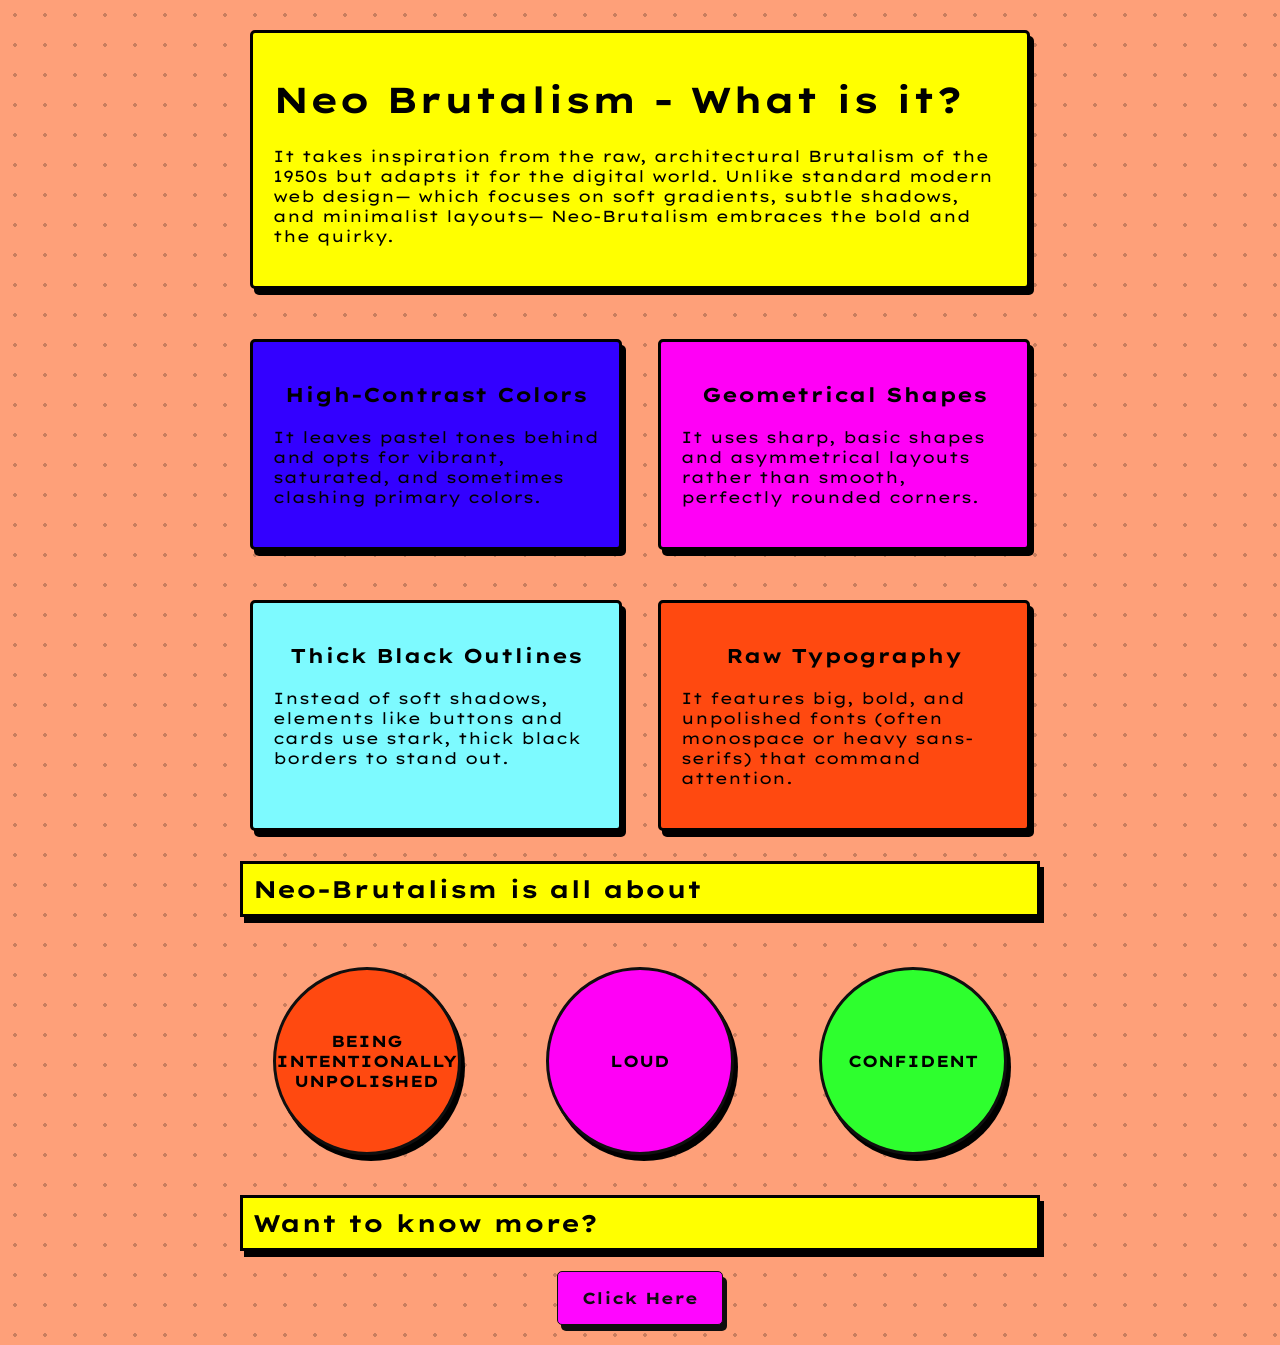
<file: neo-brutalism/projeto-1/index.html>
<!DOCTYPE html>
<html lang="pt-BR">
<head>
    <meta charset="utf-8">
    <title>Neo Brutalism</title>
     <link href="https://fonts.googleapis.com/css2?family=Lexend+Mega&display=swap" rel="stylesheet">
    <link rel="stylesheet" href="assets/css/style.css">

</head>

<body>
    <div class="container">
<div class="pcard yellow">
  <h1>Neo Brutalism - What is it?</h1>
  <p>
    It takes inspiration from the raw, architectural Brutalism of the 1950s 
    but adapts it for the digital world. Unlike standard modern web design—
    which focuses on soft gradients, subtle shadows, and minimalist layouts—
    Neo-Brutalism embraces the bold and the quirky.
  </p>
</div>

<div class= "card-container">    
    <div class="card darkblue">
        <h3>High-Contrast Colors</h3>
        <p>It leaves pastel tones behind and opts for vibrant, saturated, and sometimes clashing primary colors.</p>
    </div>
    <div class="card pink">
        <h3>Geometrical Shapes</h3>
        <p>It uses sharp, basic shapes and asymmetrical layouts rather than smooth, perfectly rounded corners.</p>
    </div>
</div>

<div class= "card-container">    
    <div class="card lightblue">
        <h3>Thick Black Outlines</h3>
        <p>Instead of soft shadows, elements like buttons and cards use stark, thick black borders to stand out.</p>
    </div>
    <div class="card orange">
        <h3>Raw Typography</h3>
        <p>It features big, bold, and unpolished fonts (often monospace or heavy sans-serifs) that command attention.</p>
    </div>
</div>
        <h2>Neo-Brutalism is all about</h2>
<div class="circle-container">
  <div class="circle orange">being intentionally unpolished</div>
  <div class="circle pink">LOUD</div>
  <div class="circle green">Confident</div>
</div>

        <h2>Want to know more?</h2>
    <div class="btn">Click Here</div>
</div>
</body>

</html>
</file>
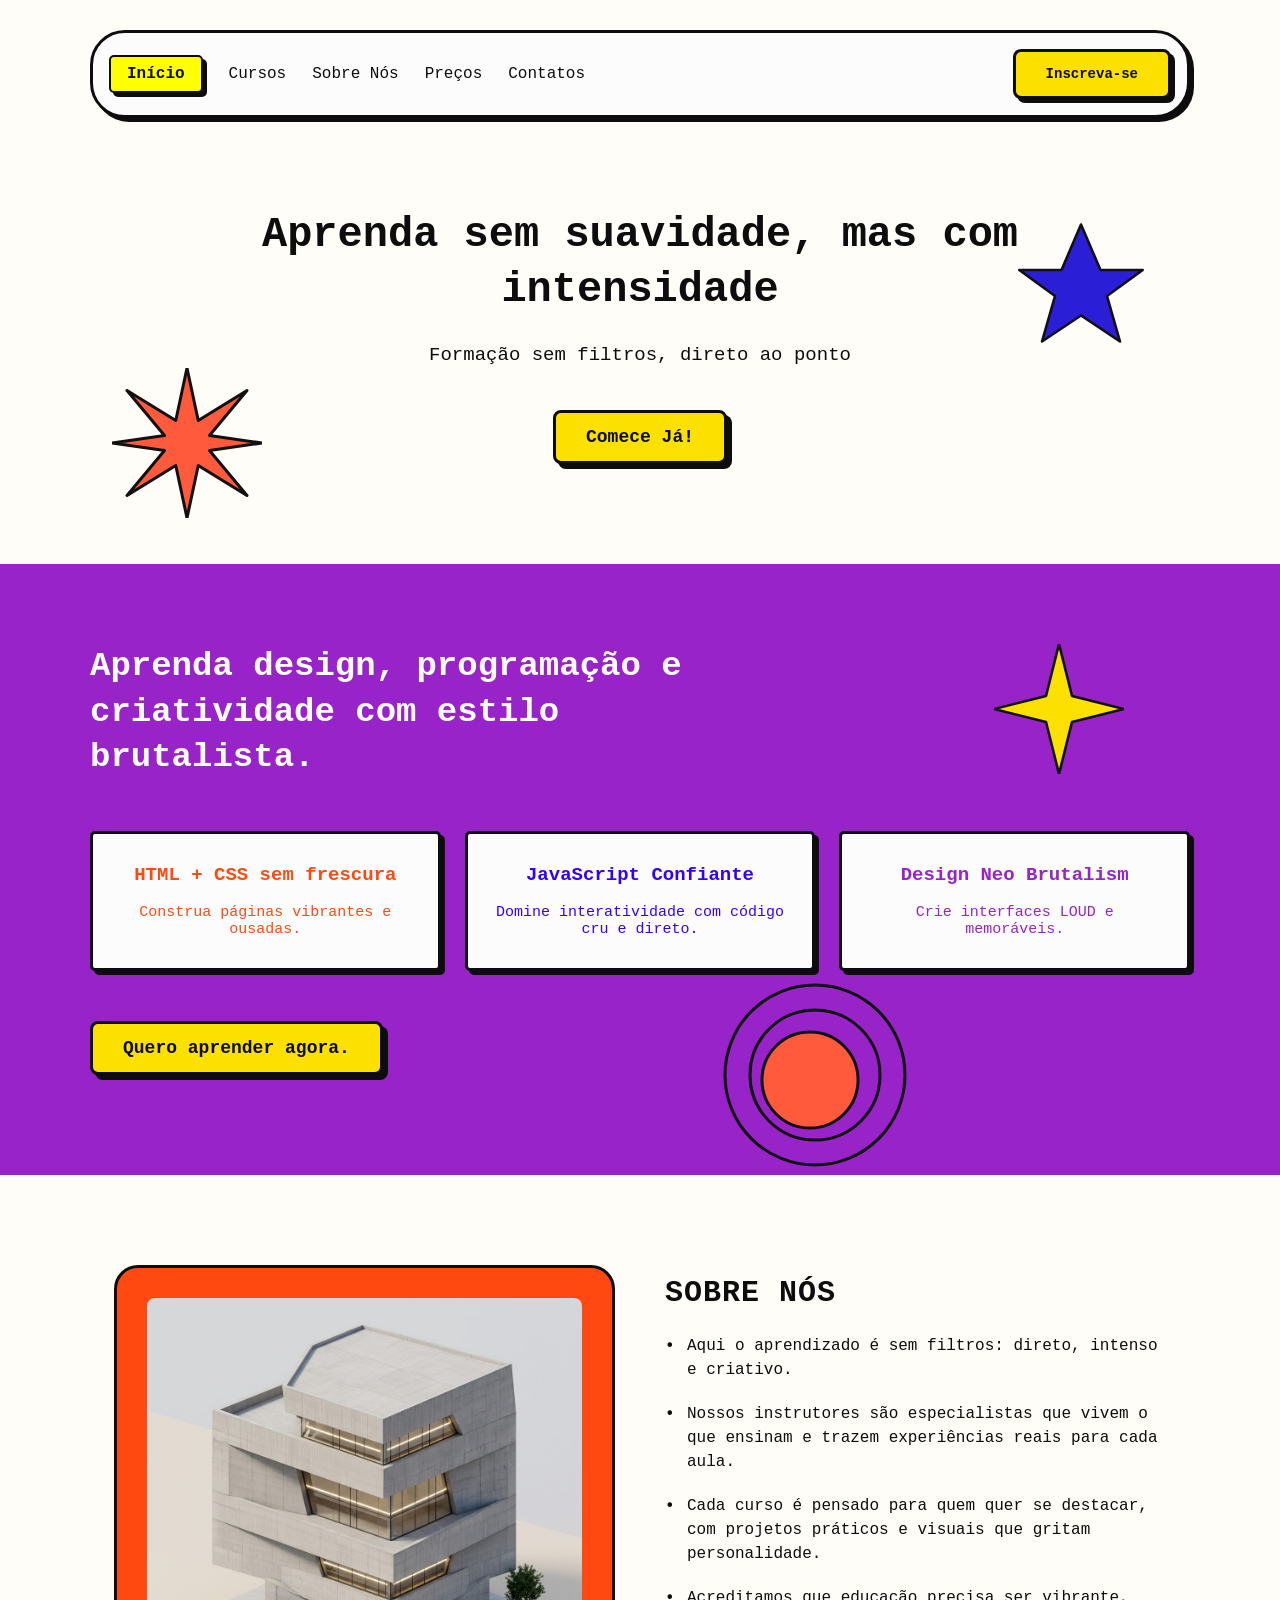
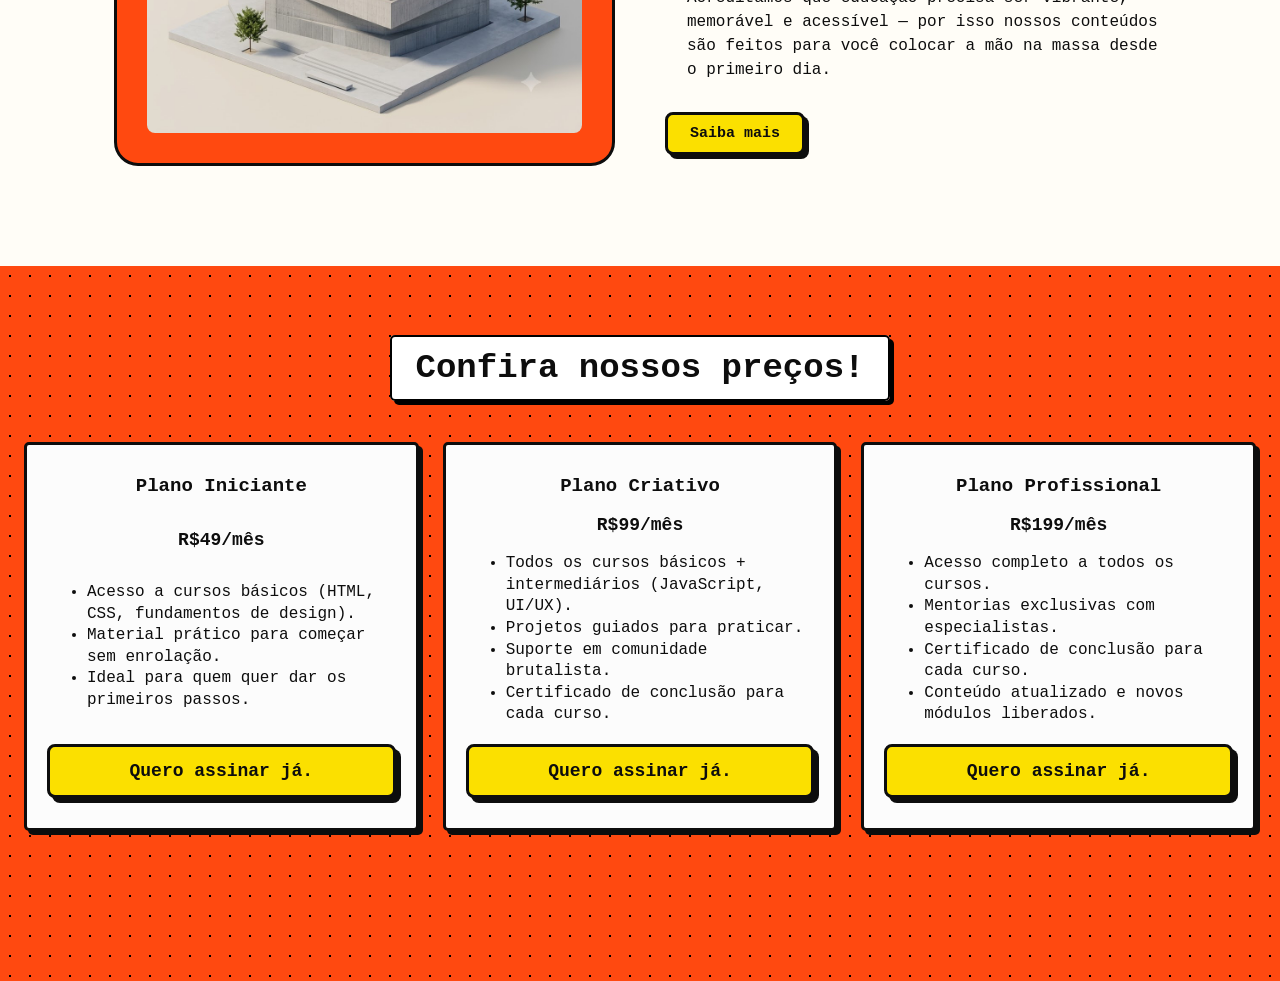
<file: neo-brutalism/projeto-2/index.html>
<!DOCTYPE html>
<html lang pt-BR>
<head>
    <meta charset="utf-8">
    <title>Course Page</title>
    <link href="https://fonts.googleapis.com/css2?family=Cousine:ital,wght@0,400;0,700;1,400;1,700&family=Lexend+Mega:wght@100..900&display=swap" rel="stylesheet">
    <link rel="stylesheet" href="assets/style.css">
</head>
<body>

  <!-- NAVBAR -->
  <nav class="navbar">
    <ul>
      <li class="active"><a href="#inicio">Início</a></li>
      <li><a href="#cursos">Cursos</a></li>
      <li><a href="#sobre-nos">Sobre Nós</a></li>
      <li><a href="#preços">Preços</a></li>
      <li><a href="#">Contatos</a></li>
    </ul>
    <ul>
      <li class="cta"><a href="#">Inscreva-se</a></li>
    </ul>
  </nav>

  <!-- HERO -->
  <section class="hero" id="inicio">
        <svg class="shape star-blue" viewBox="0 0 200 200" xmlns="http://www.w3.org/2000/svg">
      <polygon points="100,10 130,80 195,80 140,120 160,190 100,150 40,190 60,120 5,80 70,80"
        fill="#2a1fd6" stroke="#111" stroke-width="4" stroke-linejoin="round"/>
    </svg>

    <svg class="shape burst-orange" viewBox="0 0 200 200" xmlns="http://www.w3.org/2000/svg">
      <polygon points="100,0 115,70 180,30 130,90 200,100 130,110 180,170 115,130 100,200 85,130 20,170 70,110 0,100 70,90 20,30 85,70"
        fill="#ff5a3c" stroke="#111" stroke-width="4" stroke-linejoin="round"/>
    </svg>
    
    <h1>Aprenda sem suavidade, mas com intensidade</h1>
    <p>Formação sem filtros, direto ao ponto</p>
    <a href="#" class="btn-yellow">Comece Já!</a>
  </section>

  <!-- CURSOS SECTION -->
  <section class="cursos" id="cursos">
    <div class="cursos-inner">
      <svg class="shape star-yellow" viewBox="0 0 200 200" xmlns="http://www.w3.org/2000/svg">
        <path d="M100 0 L120 80 L200 100 L120 120 L100 200 L80 120 L0 100 L80 80 Z"
          fill="#fbe000" stroke="#111" stroke-width="4" stroke-linejoin="round"/>
      </svg>

      <h2>Aprenda design, programação e criatividade com estilo brutalista.</h2>

      <div class="cards">
        <div class="card-cursos">
          <h3>HTML + CSS sem frescura</h3>
          <p>Construa páginas vibrantes e ousadas.</p>
        </div>
        <div class="card-cursos">
          <h3>JavaScript Confiante</h3>
          <p>Domine interatividade com código cru e direto.</p>
        </div>
        <div class="card-cursos">
          <h3>Design Neo Brutalism</h3>
          <p>Crie interfaces LOUD e memoráveis.</p>
        </div>
      </div>

      <a href="#" class="btn-yellow">Quero aprender agora.</a>

      <svg class="shape rings-orange" viewBox="0 0 200 200" xmlns="http://www.w3.org/2000/svg">
        <circle cx="100" cy="100" r="90" fill="none" stroke="#111" stroke-width="3"/>
        <circle cx="100" cy="100" r="65" fill="none" stroke="#111" stroke-width="3"/>
        <circle cx="95" cy="105" r="48" fill="#ff5a3c" stroke="#111" stroke-width="3"/>
      </svg>
    </div>
  </section>

  <!-- ABOUT SECTION -->
  <section class="about-section" id="sobre-nos">
    <div class="about-image-wrap">
      <img src="neobrutalismphoto.jpg" alt="Edifício brutalista">
    </div>

    <div class="about-text">
      <h2>SOBRE NÓS</h2>
      <ul>
        <li>Aqui o aprendizado é sem filtros: direto, intenso e criativo.</li>
        <li>Nossos instrutores são especialistas que vivem o que ensinam e trazem experiências reais para cada aula.</li>
        <li>Cada curso é pensado para quem quer se destacar, com projetos práticos e visuais que gritam personalidade.</li>
        <li>Acreditamos que educação precisa ser vibrante, memorável e acessível — por isso nossos conteúdos são feitos para você colocar a mão na massa desde o primeiro dia.</li>
      </ul>
      <a href="#" class="btn-yellow small">Saiba mais</a>
    </div>
  </section>

  <!-- PRICING SECTION -->
   <section class="pricing" id="preços">
    <div class="pricing-inner">
      <h2><span class="highlight">Confira nossos preços!</span> </h2>
    </div>

    <div class="cards">
      <div class="card-pricing">
          <h3>Plano Iniciante</h3>
          <h4>R$49/mês</h4>
          <ul>
            <li>Acesso a cursos básicos (HTML, CSS, fundamentos de design).</li>
            <li>Material prático para começar sem enrolação.</li>
            <li>Ideal para quem quer dar os primeiros passos.</li>
          </ul>
        <a href="#" class="btn-yellow">Quero assinar já.</a>
      </div>
      <div class="card-pricing">
        <h3>Plano Criativo</h3>
        <h4>R$99/mês</h4>
        <ul>
          <li>Todos os cursos básicos + intermediários (JavaScript, UI/UX).</li>
          <li>Projetos guiados para praticar.</li>
          <li>Suporte em comunidade brutalista.</li>
          <li>Certificado de conclusão para cada curso.</li>
        </ul>
        <a href="#" class="btn-yellow">Quero assinar já.</a>
        </div>
      <div class="card-pricing">
        <h3>Plano Profissional</h3>
        <h4>R$199/mês</h4>
        <ul>
          <li>Acesso completo a todos os cursos.</li>
          <li>Mentorias exclusivas com especialistas.</li>
          <li>Certificado de conclusão para cada curso.</li>
          <li>Conteúdo atualizado e novos módulos liberados.</li>
        </ul>
        <a href="#" class="btn-yellow">Quero assinar já.</a>
      </div>
    </div>


   </section>

</body>
</html>




</html>
</file>
<file: neo-brutalism/projeto-1/assets/css/style.css>
body{
    padding: 20px;
    background: #FEA079;
    font-family: "Lexend Mega", sans-serif;
    margin: 0px;
    background-image: radial-gradient(#00000036 2px, transparent 2px);
    background-size: 30px 30px;
    position: relative;

}

.container{
    max-width: 800px;
    margin: auto;
    text-align: center;
}

h1{
    font-weight: bold;
    text-align: left;
}

h2{
    font-weight: 700;
    border: 3px solid #000;
    padding: 10px;
    background: #FFFF00;
    text-align: left;
    box-shadow: 4px 6px;
}

h3 {
    font-weight: bold;
    text-align: center;
    font-size: 20px;
}

p{
    font-size: 16px;
    margin: 20px 0;
    font-weight: 400;
    text-align: left;
}

.pcard {
  display: inline-block;
  margin: 10px;
  padding: 20px;
  border: 3px solid #000;
  font-weight: bold;
  font-size: 18px;
  border-radius: 5px;
  box-shadow: 4px 6px;
}

.card {
  display: inline-block;
  margin: 10px;
  padding: 20px;
  border: 3px solid #000;
  font-weight: bold;
  font-size: 18px;
  width: 423px;
  border-radius: 5px;
  box-shadow: 4px 6px;
}

.yellow { background: #FFFF00; }
.darkblue { background: #3300FF; }
.pink   { background: #FF00F6; }
.orange { background: #FF4910; }
.green  { background: #2EFF2E; }
.lightblue { background: #7DFAFF;}

.card-container {
    display: flex;
    justify-content: center;
    gap: 16px;
    margin-top: 30px;
}

.circle-container {
    display: flex;
    justify-content: center;
    gap: 20px;
    margin-top: 30px;
}

.circle {
  font-size: 16px;
  font-weight: bold;
  text-transform: uppercase;
  text-align: center;
  display: flex;
  align-items: center;
  justify-content: center;
  padding: 16px;

  border-radius: 50%;
  border: 3px solid #0F0F0F;
  width: 150px;
  height: 150px;

  margin: 20px auto;
  box-shadow: 4px 6px;
}

.btn{
    padding: 16px 8px;
    width:148px;
    color: #0F0F0F;
    background: #FF06FF; 
    border: 1px solid #0F0F0F;
    border-radius: 5px;

    font-size: 16px;
    font-family: "Lexend Mega", sans-serif;
    font-weight: bold;
    text-align: center;

    user-select: none;
    cursor: pointer;
    transition: background 0.2s;
    box-shadow: 4px 6px;
    margin: auto;
    display: block;
}
.btn:hover{
    background: #d118d1;
}
</file>
<file: neo-brutalism/projeto-2/assets/style.css>
* {
    box-sizing: border-box;
  }

  :root {
    --black: #0D0D0D;
    --cream: #FFFDF7;
    --purple: #9723C9;
    --yellow: #fbe000;
    --yellow-light: #FFFF00;
    --orange: #FF4910;
    --blue: #3300FF;
  }

  html{
    scroll-behavior: smooth;
  }

  body {
    margin: 0;
    background: var(--cream);
    font-family: 'Cousine', Cousine, monospace;
    color: var(--black);
  }

  section[id]{
    scroll-margin-top: 10px;
  }

  img {
    max-width: 100%;
    display: block;
  }

  /* ===== NAVBAR ===== */
  .navbar {
    max-width: 1100px;
    margin: 30px auto 0;
    background: #FCFCFC;
    border: 3px solid var(--black);
    border-radius: 35px;
    box-shadow: 4px 4px 0px var(--black);
    display: flex;
    align-items: center;
    justify-content: space-between;
    gap: 12px;
    padding: 16px 16px;
    flex-wrap: wrap;
    position: relative;
    z-index: 5;
  }

  .navbar ul {
    list-style: none;
    display: flex;
    align-items: center;
    gap: 26px;
    margin: 0;
    padding: 0;
    flex-wrap: wrap;
  }

  .navbar a {
    text-decoration: none;
    color: var(--black);
    font-size: 16px;
    white-space: nowrap;
  }

    .navbar a:hover {
    background: #FFF6DE55;
    border: 1px solid var(--black);
    border-radius: 5px;
    color: var(--black);
    font-size: 16px;
    box-shadow: 4px 4px var(--black);
    padding: 8px 16px;

  }

  .navbar li.active a {
    background: var(--yellow-light);
    border: 2px solid var(--black);
    border-radius: 5px;
    box-shadow: 4px 4px 0px var(--black);
    padding: 8px 16px;
    font-weight: 700;
    display: inline-block;
  }

  .navbar .cta a {
    display: inline-block;
    background: var(--yellow);
    border: 3px solid var(--black);
    border-radius: 8px;
    box-shadow: 4px 4px 0px var(--black);
    padding: 14px 30px;
    font-weight: 700;
    font-size: 14px;
    text-decoration: none;
    color: var(--black);
    font-family: 'cousine';
    cursor: pointer;
    transition: all 0.1s ease;
  }

    .navbar .cta a:hover {
    background: #FCFCFC;
    transform: translate(3px, 3px);
    box-shadow: 2px 2px 0px var(--black);
  }

  /* ===== HERO ===== */
  .hero {
    position: relative;
    max-width: 1100px;
    margin: 0 auto;
    padding: 90px 24px 100px;
    text-align: center;
    overflow: visible;
  }

  .hero h1 {
    font-size: 42px;
    font-weight: 700;
    margin: 0 0 24px;
    line-height: 1.3;
  }

  .hero p {
    font-size: 19px;
    max-width: 480px;
    margin: 0 auto 40px;
    line-height: 1.5;
  }

  .btn-yellow {
    display: inline-block;
    background: var(--yellow);
    border: 3px solid var(--black);
    border-radius: 8px;
    box-shadow: 5px 5px 0px var(--black);
    padding: 14px 30px;
    font-weight: 700;
    font-size: 18px;
    text-decoration: none;
    color: var(--black);
    font-family: 'cousine';
    cursor: pointer;
    transition: all 0.1s ease;
  }

  .btn-yellow:hover {
    background: #FCFCFC;
    transform: translate(3px, 3px);
    box-shadow: 2px 2px 0px var(--black);
  }
 .shape {
    position: absolute;
  }

  .shape.star-blue {
    width: 130px;
    top: 100px;
    right: 4%;
  }

  .shape.burst-orange {
    width: 150px;
    top: 250px;
    left: 2%;
  }

  /* ===== CURSOS SECTION ===== */
  .cursos {
    background: var(--purple);
    color: #FCFCFC;
    padding: 80px 24px 100px;
    position: relative;
    overflow: hidden;
  }

  .cursos-inner {
    max-width: 1100px;
    margin: 0 auto;
    position: relative;
  }

  .cursos-inner h2 {
    font-size: 34px;
    max-width: 650px;
    line-height: 1.35;
    margin: 0 0 50px;
  }

  .cards {
    display: grid;
    grid-template-columns: repeat(3, 1fr);
    gap: 24px;
    margin-bottom: 50px;
  }

  .card-cursos {
    background: #FCFCFC;
    border: 3px solid var(--black);
    border-radius: 5px;
    box-shadow: 4px 4px 0px var(--black);
    padding: 30px 20px;
    text-align: center;
  }

  .card-cursos:hover{
    transform: translate(3px, 3px);
    box-shadow: 2px 2px 0px var(--black);
  }

  .card-cursos h3 {
    color: var(--orange);
    font-size: 19px;
    margin: 0 0 18px;
  }

  .card-cursos:nth-child(2) h3 { color: var(--blue); }
  .card-cursos:nth-child(3) h3 { color: var(--purple); }

  .card-cursos p {
    font-size: 15px;
    margin: 0;
    color: inherit;
  }
  .card-cursos:nth-child(1) p { color: var(--orange); }
  .card-cursos:nth-child(2) p { color: var(--blue); }
  .card-cursos:nth-child(3) p { color: var(--purple); }

  .shape.star-yellow {
    width: 130px;
    top: 0;
    right: 6%;
  }

  .shape.rings-orange {
    width: 200px;
    bottom: -100px;
    right: 25%;
  }

  /* ===== ABOUT SECTION ===== */
  .about-section {
    max-width: 1100px;
    margin: 0 auto;
    padding: 90px 24px 100px;
    display: grid;
    grid-template-columns: 1fr 1fr;
    gap: 50px;
    align-items: center;
    position: relative;
  }

  .about-image-wrap {
    background: var(--orange);
    border: 3px solid var(--black);
    border-radius: 24px;
    padding: 30px;
    position: relative;
    overflow: hidden;
  }

  .about-image-wrap img {
    border-radius: 8px;
  }

  .about-text h2 {
    font-size: 30px;
    margin: 0 0 24px;
    letter-spacing: 1px;
  }

  .about-text ul {
    list-style: none;
    padding: 0;
    margin: 0 0 30px;
  }

  .about-text li {
    margin-bottom: 20px;
    padding-left: 22px;
    position: relative;
    font-size: 16px;
    line-height: 1.5;
  }

  .about-text li::before {
    content: "•";
    position: absolute;
    left: 0;
    font-weight: 700;
  }

  .btn-yellow.small {
    padding: 10px 22px;
    font-size: 15px;
    box-shadow: 4px 4px 0px var(--black);
  }

  /* ===== PRICING ===== */

  .pricing{
    background: var(--orange);
    background-image: radial-gradient(circle, black 10%, transparent 11%);
    background-size: 20px 20px;
    color: #0D0D0D;
    padding: 80px 24px 100px;
    position: relative;
    overflow: hidden;
  }

  .pricing-inner{
    max-width: 1100px;
    margin: 0 auto;
    position: relative;
  }

  .pricing-inner h2 {
    font-size: 34px;
    max-width: auto;
    line-height: 1.35;
    margin: 0 0 50px;
    text-align: center;
  }

  .highlight {
  background-color: white;
  border: 2px solid black;
  box-shadow: 4px 4px black;
  padding: 12px 24px;
  border-radius: 5px;
  }

    .card-pricing{
    background: #FCFCFC;
    border: 3px solid var(--black);
    border-radius: 5px;
    box-shadow: 4px 4px 0px var(--black);
    padding: 30px 20px;
    text-align: center;
    flex-direction: column; /* organiza conteúdo em coluna */
    justify-content: space-between; /* empurra o botão para o fim */
    display: flex;
    }

    .card-pricing h3{
    color: var(--black);
    font-size: 19px;
    margin: 0 0 18px;
    }

    .card-pricing h4{
    color: var(--black);
    font-size: 18px;
    margin: 0 0 18px;
    }

    .card-pricing ul{
    color: var(--black);
    font-size: 16px;
    margin: 0 0 18px;
    text-align: left;
    line-height: 1.35;
    }


  /* ===== RESPONSIVE ===== */
  @media (max-width: 800px) {
    .cards { grid-template-columns: 1fr; }
    .about-section { grid-template-columns: 1fr; }
    .hero h1 { font-size: 30px; }
    .navbar ul { gap: 14px; }
    .navbar a { font-size: 14px; }
    .shape { display: none; }
  }
</file>
